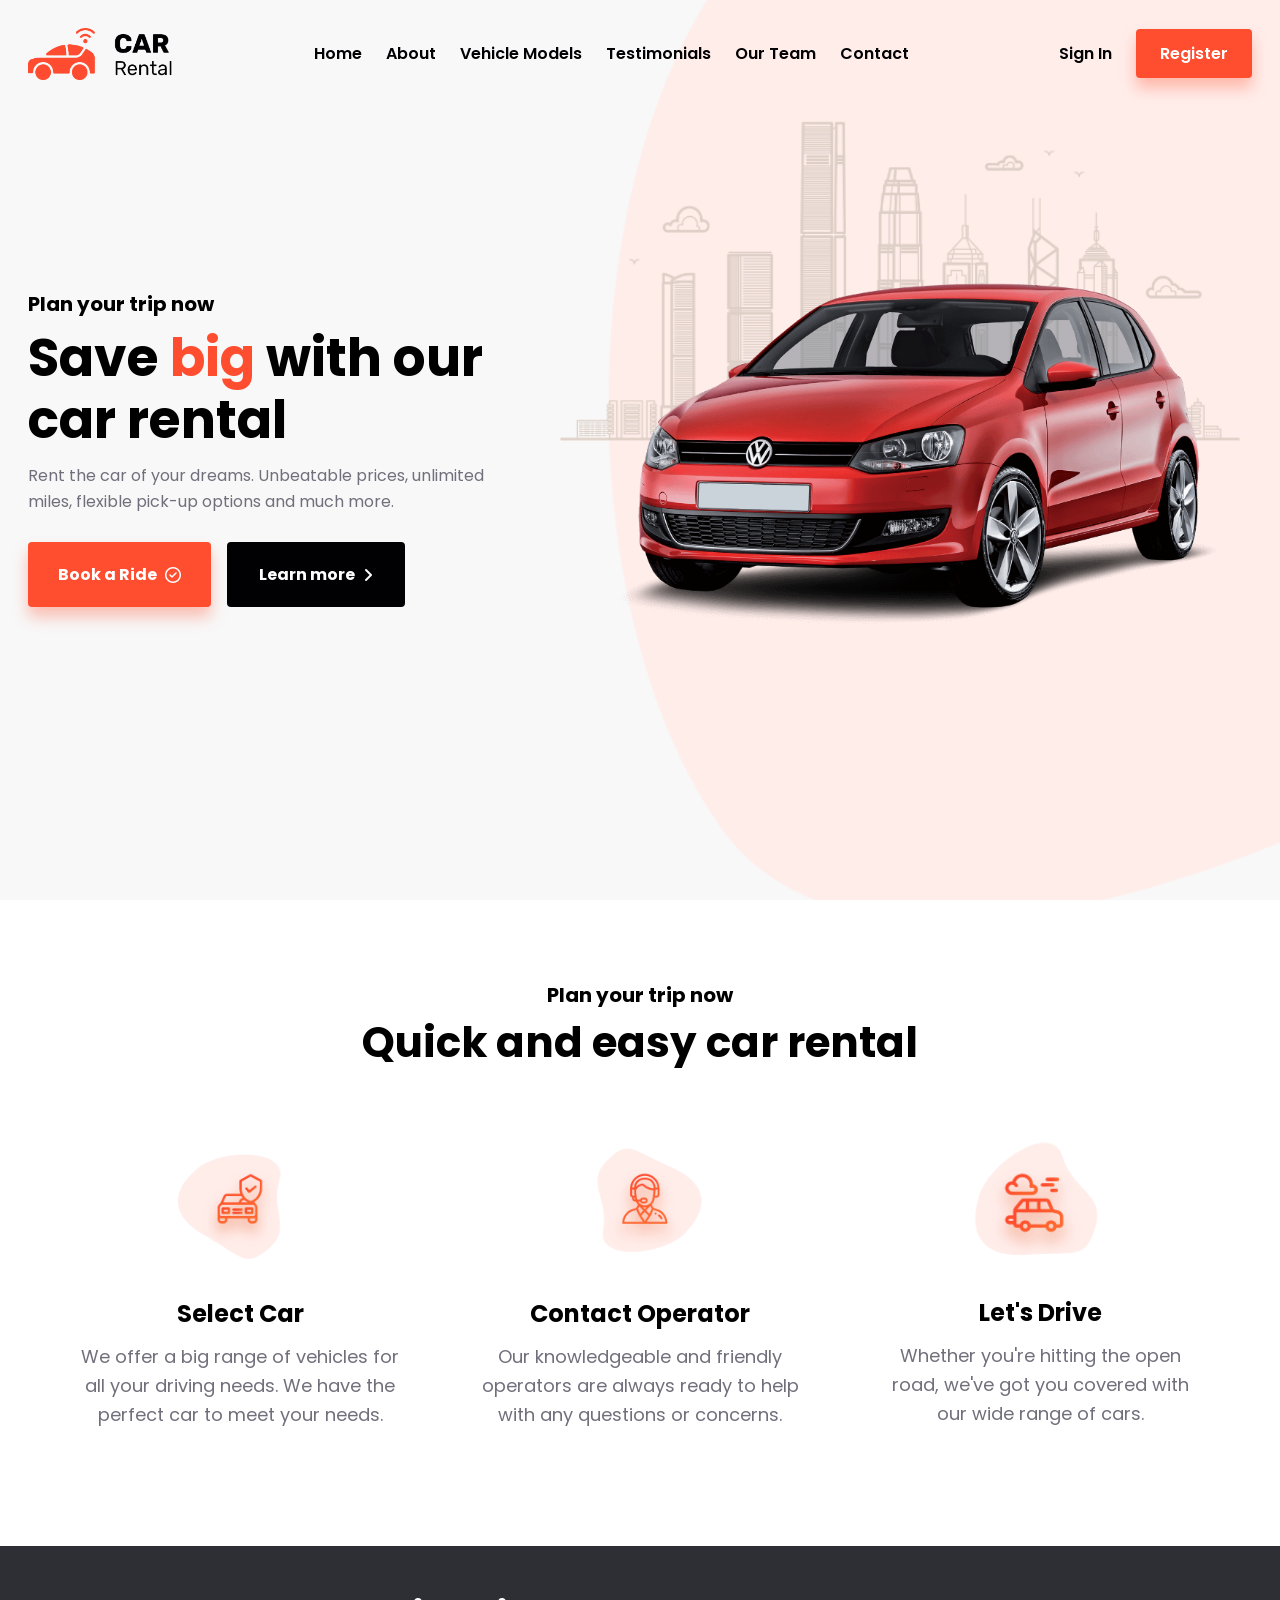
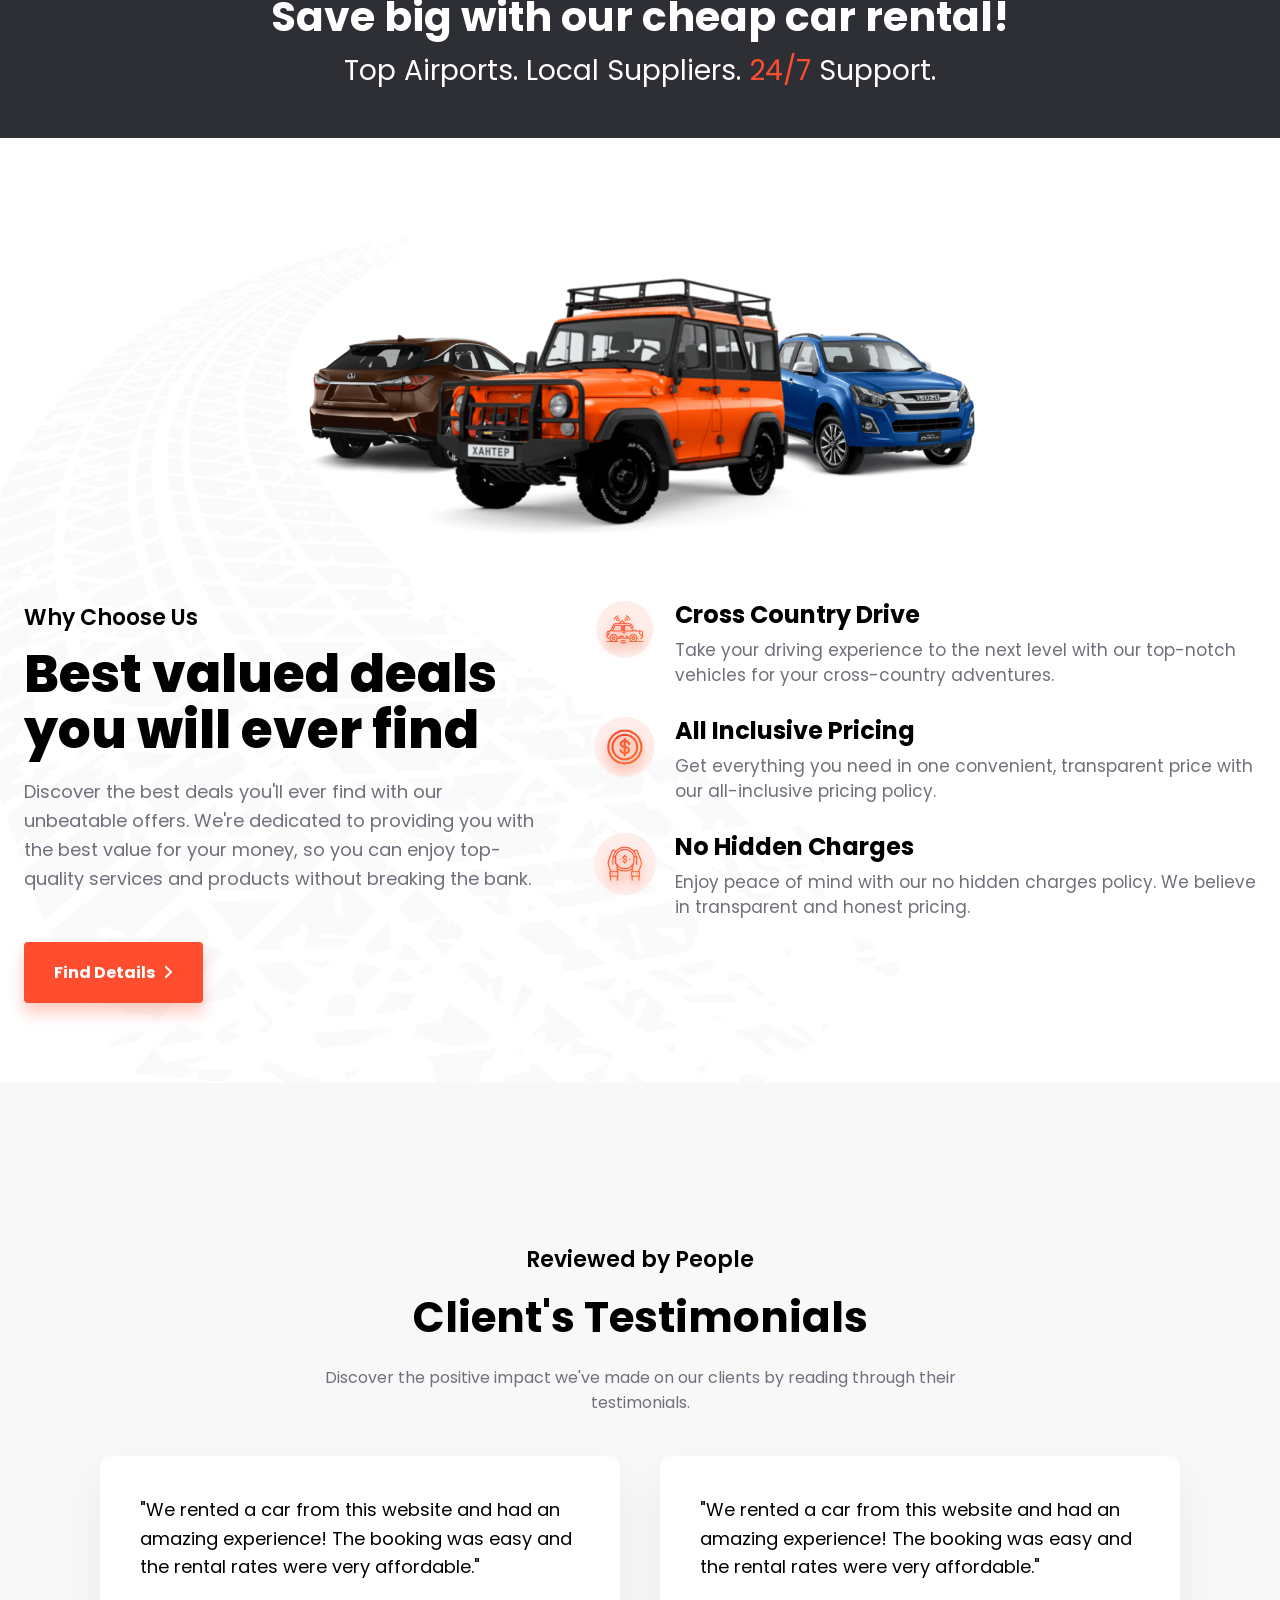
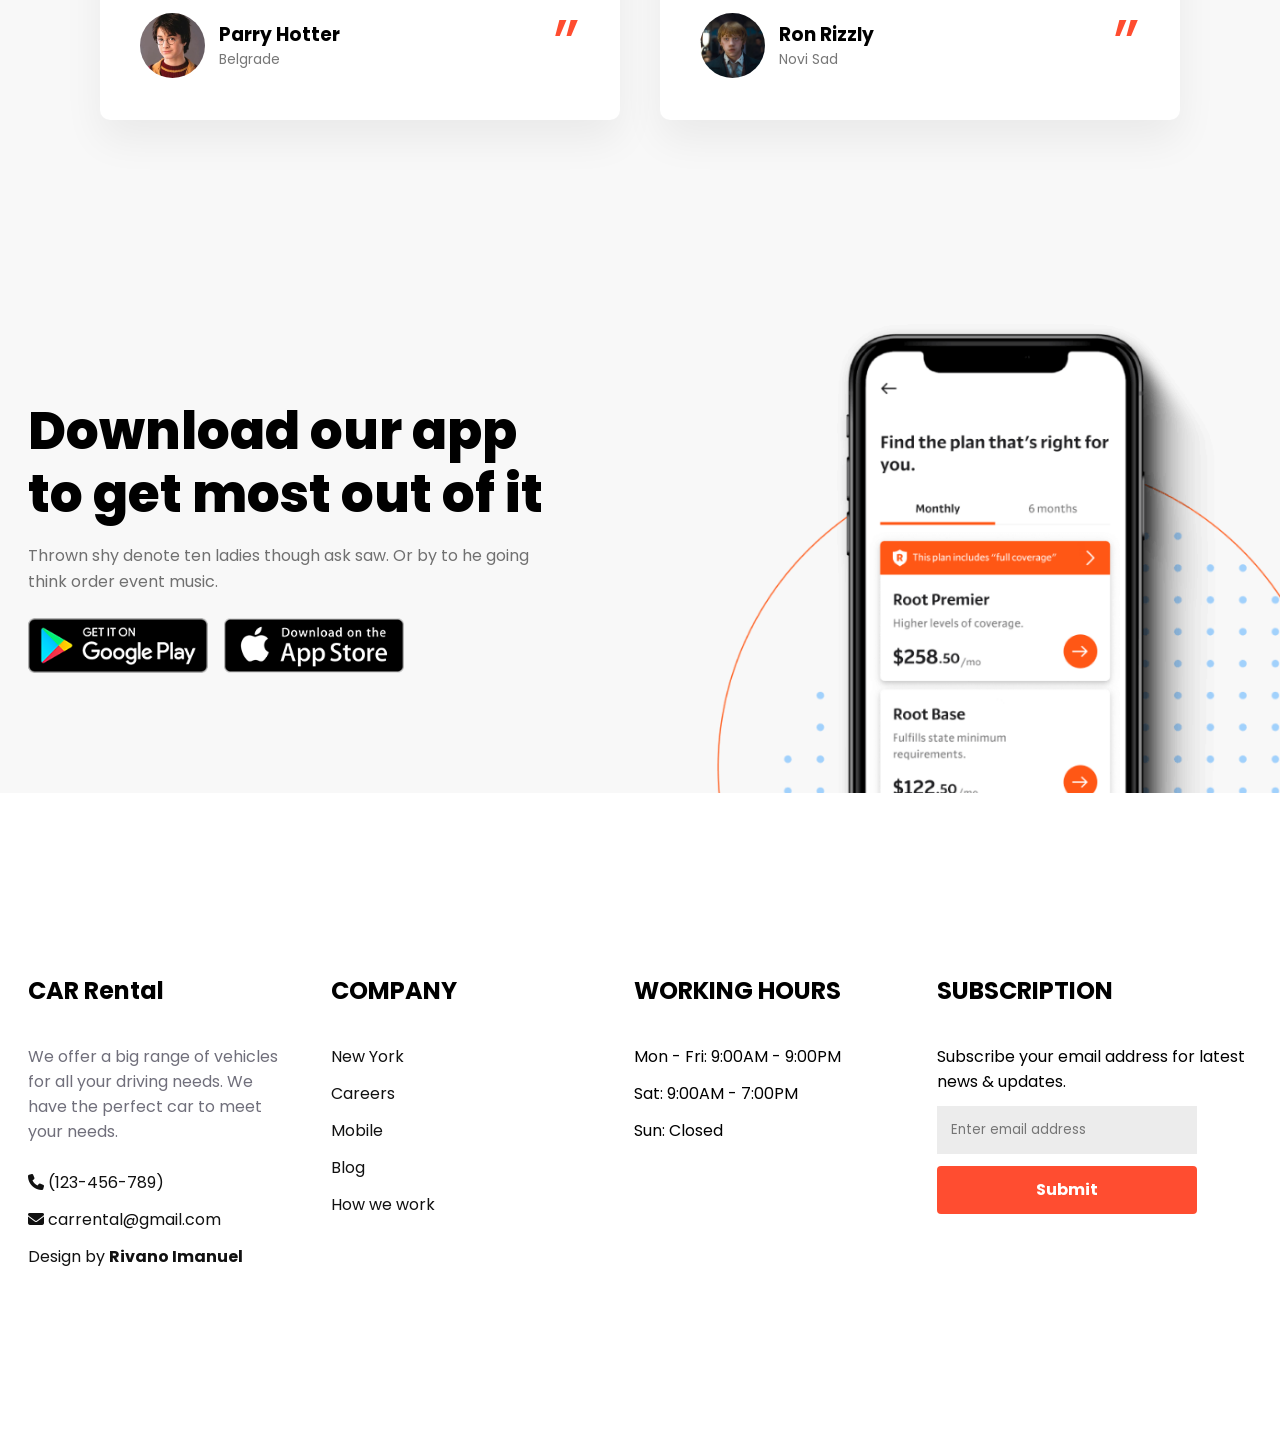
<file: index.html>
<!DOCTYPE html>
<html lang="en">

<head>
  <meta charset="UTF-8" />
  <meta name="viewport" content="width=device-width, initial-scale=1.0" />
  <title>Car Rental</title>

  <link rel="stylesheet" href="style (1).css" />
  <link rel="stylesheet" href="https://cdnjs.cloudflare.com/ajax/libs/font-awesome/6.5.0/css/all.min.css" />
  <script src="app.js" defer></script>
</head>

<body>
  <nav class="nav">
    <div class="row nav__row">
      <a href="#" class="nav__logo">
        <img src="logo.png" alt="Car Rental logo" />
      </a>

      <button class="nav__hamburger" aria-label="Open menu">
        <i class="fa-solid fa-bars"></i>
      </button>

      <div class="nav__links">
        <button class="nav__close" aria-label="Close menu">
          <i class="fa-solid fa-xmark"></i>
        </button>

        <a href="#" class="nav__link">Home</a>
        <a href="#" class="nav__link">About</a>
        <a href="models.html" class="nav__link">Vehicle Models</a>
        <a href="#" class="nav__link">Testimonials</a>
        <a href="#" class="nav__link">Our Team</a>
        <a href="#" class="nav__link">Contact</a>
      </div>

      <div class="nav__actions">
        <a href="#" class="nav__sign">Sign In</a>
        <button class="nav__button">Register</button>
      </div>
    </div>
  </nav>

  <header class="header">
    <img class="header-bg" src="header-bg.png" alt="" />

    <div class="row header__row">
      <div class="header__text">
        <p class="header__text__subtitle">Plan your trip now</p>

        <h1 class="header__text__title">
          Save <span>big</span> with our car rental
        </h1>

        <p class="header__text__para">
          Rent the car of your dreams. Unbeatable prices, unlimited miles,
          flexible pick-up options and much more.
        </p>

        <div class="header__text__btns">
          <button class="header__text__btn header__text__book">
            Book a Ride <i class="fa-regular fa-circle-check"></i>
          </button>
          <button class="header__text__btn header__text__learn">
            Learn more <i class="fa-solid fa-angle-right"></i>
          </button>
        </div>
      </div>

      <div class="header__img__wrapper">
        <img class="header__img" src="header-car.png" alt="Red rental car" />
      </div>
    </div>
  </header>

  <main>
    <section id="features">
      <div class="features__heading">
        <p class="feature__subtitle">Plan your trip now</p>
        <h2 class="feature__title">Quick and easy car rental</h2>
      </div>

      <div class="row features__row">
        <div class="feature">
          <div class="feature__image__wrapper">
            <img src="feature-1.png" class="feature__img" alt="Select Car" />
          </div>
          <h4 class="feature__name">Select Car</h4>
          <p class="feature__para">
            We offer a big range of vehicles for all your driving needs. We have
            the perfect car to meet your needs.
          </p>
        </div>

        <div class="feature">
          <div class="feature__image__wrapper">
            <img src="feature-2.png" class="feature__img" alt="Contact Operator" />
          </div>
          <h4 class="feature__name">Contact Operator</h4>
          <p class="feature__para">
            Our knowledgeable and friendly operators are always ready to help
            with any questions or concerns.
          </p>
        </div>

        <div class="feature">
          <div class="feature__image__wrapper">
            <img src="feature-3.png" class="feature__img" alt="Let's Drive" />
          </div>
          <h4 class="feature__name">Let's Drive</h4>
          <p class="feature__para">
            Whether you're hitting the open road, we've got you covered with our
            wide range of cars.
          </p>
        </div>
      </div>
    </section>

    <section id="banner">
      <div class="container__banner">
        <h2 class="banner__title">Save big with our cheap car rental!</h2>
        <p class="banner__para">
          Top Airports. Local Suppliers. <span>24/7</span> Support.
        </p>
      </div>
    </section>

    <section id="choose-us">
      <div class="container__choose">
        <div class="choose__imageRow">
          <img src="choose-car.png" alt="Car" class="choose__car__image" />
        </div>

        <div class="choose__contentRow">
          <div class="choose__contentLeft">
            <p class="Headtitle">Why Choose Us</p>
            <h2 class="subtitle">Best valued deals you will ever find</h2>

            <p class="choose__para">
              Discover the best deals you'll ever find with our unbeatable
              offers. We're dedicated to providing you with the best value for
              your money, so you can enjoy top-quality services and products
              without breaking the bank.
            </p>

            <button class="choose__button">
              Find Details <i class="fa-solid fa-angle-right"></i>
            </button>
          </div>

          <div class="choose__contentRight">
            <div class="choose__features">
              <div class="choose__feature">
                <img src="choose-1.png" alt="" class="choose__icon" />
                <div>
                  <h3>Cross Country Drive</h3>
                  <p>
                    Take your driving experience to the next level with our
                    top-notch vehicles for your cross-country adventures.
                  </p>
                </div>
              </div>

              <div class="choose__feature">
                <img src="choose-2.png" alt="" class="choose__icon" />
                <div>
                  <h3>All Inclusive Pricing</h3>
                  <p>
                    Get everything you need in one convenient, transparent
                    price with our all-inclusive pricing policy.
                  </p>
                </div>
              </div>

              <div class="choose__feature">
                <img src="choose-3.png" alt="" class="choose__icon" />
                <div>
                  <h3>No Hidden Charges</h3>
                  <p>
                    Enjoy peace of mind with our no hidden charges policy.
                    We believe in transparent and honest pricing.
                  </p>
                </div>
              </div>
            </div>
          </div>
        </div>
      </div>
    </section>

    <section id="review">
      <div class="container">
        <div class="row__review">
          <p class="review__subtitle">Reviewed by People</p>
          <h2 class="review__title">Client's Testimonials</h2>
          <p class="review__para">
            Discover the positive impact we've made on our clients by reading
            through their testimonials.
          </p>
        </div>

        <div class="testimonials">
          <article class="review__card">
            <p class="review__text">
              "We rented a car from this website and had an amazing experience!
              The booking was easy and the rental rates were very affordable."
            </p>

            <div class="review__footer">
              <div class="review__person">
                <img class="review__avatar" src="testimonial-1.webp" alt="Parry Hotter" />
                <div>
                  <h3 class="review__name">Parry Hotter</h3>
                  <p class="review__city">Belgrade</p>
                </div>
              </div>
              <div class="review__quote">”</div>
            </div>
          </article>

          <article class="review__card">
            <p class="review__text">
              "We rented a car from this website and had an amazing experience!
              The booking was easy and the rental rates were very affordable."
            </p>

            <div class="review__footer">
              <div class="review__person">
                <img class="review__avatar" src="testimonial-2.jpg" alt="Ron Rizzly" />
                <div>
                  <h3 class="review__name">Ron Rizzly</h3>
                  <p class="review__city">Novi Sad</p>
                </div>
              </div>
              <div class="review__quote">”</div>
            </div>
          </article>
        </div>
      </div>
    </section>

    <section id="download">
      <div class="download__wrapper">
        <div class="download__content-inner">
          <div class="download__text">
            <h2 class="download__title">Download our app to get most out of it</h2>
            <p class="download__para">
              Thrown shy denote ten ladies though ask saw. Or by to he going
              think order event music.
            </p>

            <div class="download__links">
              <img src="google-play.svg" class="store-btn" alt="Google Play" />
              <img src="app-store.svg" class="store-btn" alt="App Store" />
            </div>
          </div>
        </div>
      </div>
    </section>
  </main>

 <footer id="footer">
  <div class="container">
    <div class="footer__row">

      <div class="footer__col intro">
        <h4 class="intro__title"><strong>CAR</strong> Rental</h4>
        <p class="intro__para">
          We offer a big range of vehicles for all your driving needs. We have
          the perfect car to meet your needs.
        </p>

        <div class="footer__links">
          <a href="tel:123456789" class="footer__intro__link">
            <i class="fa-solid fa-phone"></i>
            <span>(123-456-789)</span>
          </a>
          <a href="mailto:carrental@gmail.com" class="footer__intro__link">
            <i class="fa-solid fa-envelope"></i>
            <span>carrental@gmail.com</span>
          </a>
          <a href="#" class="footer__intro__link">
            Design by <strong>Rivano Imanuel</strong>
          </a>
        </div>
      </div>

      <div class="footer__col company">
        <h4 class="company__title">COMPANY</h4>
        <a href="#" class="company__link">New York</a>
        <a href="#" class="company__link">Careers</a>
        <a href="#" class="company__link">Mobile</a>
        <a href="#" class="company__link">Blog</a>
        <a href="#" class="company__link">How we work</a>
      </div>

      <div class="footer__col hours">
        <h4 class="hours__title">WORKING HOURS</h4>
        <p>Mon - Fri: 9:00AM - 9:00PM</p>
        <p>Sat: 9:00AM - 7:00PM</p>
        <p>Sun: Closed</p>
      </div>

      <div class="footer__col subscription">
        <h4 class="headtitle__sub">SUBSCRIPTION</h4>
        <p>Subscribe your email address for latest news & updates.</p>

        <form class="footer__form">
          <input
            type="email"
            placeholder="Enter email address"
            class="footer__email"
          />
          <button type="submit" class="Email__form__submit">Submit</button>
        </form>
      </div>

    </div>
  </div>
</footer>
</body>

</html>
</file>
<file: style (1).css>
@import url("https://fonts.googleapis.com/css2?family=Poppins:wght@100;200;300;400;500;600;700;800;900&display=swap");

:root {
  --header-bg: #f8f8f8;
  --primary: #ff4d30;
  --black: #010103;
  --lightblack: #2d2d2d;
  --gray: #706f7b;
}

* {
  margin: 0;
  padding: 0;
  box-sizing: border-box;
  font-family: "Poppins", sans-serif;
}

html,
body {
  overflow-x: hidden;
}

body.open {
  overflow: hidden;
}

a {
  text-decoration: none;
}

button {
  cursor: pointer;
  font: inherit;
}

img {
  display: block;
  max-width: 100%;
}

.container {
  width: 100%;
  padding: 80px 0;
}

.row {
  width: 100%;
  max-width: 1280px;
  margin: 0 auto;
  padding: 0 28px;
}

/* NAV */
.nav {
  position: absolute;
  top: 0;
  left: 0;
  width: 100%;
  z-index: 1000;
}

.nav__row {
  max-width: 1280px;
  margin: 0 auto;
  padding: 28px;
  display: flex;
  align-items: center;
  justify-content: space-between;
  gap: 24px;
}

.nav__logo {
  display: flex;
  align-items: center;
  flex-shrink: 0;
}

.nav__logo img {
  width: 145px;
}

.nav__links {
  display: flex;
  align-items: center;
  gap: 24px;
  flex: 1;
  justify-content: center;
}

.nav__link {
  font-size: 16px;
  font-weight: 600;
  color: var(--black);
  transition: color 300ms ease;
}

.nav__link:hover {
  color: var(--primary);
}

.nav__actions {
  display: flex;
  align-items: center;
  gap: 14px;
  flex-shrink: 0;
}

.nav__sign {
  font-size: 16px;
  font-weight: 600;
  color: var(--black);
  padding: 12px 10px;
  transition: color 300ms ease;
}

.nav__sign:hover {
  color: var(--primary);
}

.nav__button {
  font-size: 16px;
  font-weight: 600;
  padding: 12px 24px;
  background: var(--primary);
  color: white;
  border: none;
  border-radius: 4px;
  box-shadow: 0 10px 15px 0 rgba(255, 83, 48, 0.35);
  transition: background 300ms ease;
}

.nav__button:hover {
  background: #fa4226;
}

.nav__hamburger,
.nav__close {
  display: none;
  background: none;
  border: none;
  font-size: 28px;
  color: var(--black);
}

/* HEADER */
.header {
  position: relative;
  min-height: 100vh;
  background: var(--header-bg);
  overflow: hidden;
}

.header-bg {
  position: absolute;
  top: 0;
  right: 0;
  width: 720px;
  z-index: 1;
  pointer-events: none;
}

.header__row {
  max-width: 1280px;
  margin: 0 auto;
  min-height: 100vh;
  padding: 0 28px;
  display: flex;
  align-items: center;
  justify-content: space-between;
  gap: 40px;
  position: relative;
  z-index: 2;
}

.header__text {
  max-width: 500px;
}

.header__text__subtitle {
  font-size: 20px;
  font-weight: 700;
  line-height: 1.1;
}

.header__text__title {
  font-size: 52px;
  font-weight: 700;
  line-height: 1.2;
  margin-top: 12px;
}

.header__text__title span {
  color: var(--primary);
}

.header__text__para {
  color: var(--gray);
  margin-top: 12px;
  margin-bottom: 28px;
  line-height: 1.6;
}

.header__img__wrapper {
  width: 55%;
  max-width: 720px;
}

.header__img {
  width: 100%;
  height: auto;
}

.header__text__btns {
  display: flex;
  gap: 16px;
  flex-wrap: wrap;
}

.header__text__btn {
  font-size: 16px;
  font-weight: 700;
  padding: 18px 30px;
  border: none;
  outline: none;
  color: white;
  border-radius: 4px;
  display: flex;
  align-items: center;
  justify-content: center;
  gap: 8px;
  transition: 300ms ease;
}

.header__text__book {
  background-color: var(--primary);
  box-shadow: 0 10px 15px 0 rgba(255, 83, 48, 0.35);
}

.header__text__book:hover {
  background-color: #fa4226;
}

.header__text__learn {
  background-color: var(--black);
  border: 2px solid transparent;
}

.header__text__learn:hover {
  color: var(--black);
  border-color: var(--black);
  background-color: transparent;
}

/* FEATURES */
.features__heading {
  text-align: center;
  margin: 80px 0 60px;
  padding: 0 28px;
}

.feature__subtitle {
  font-size: 20px;
  font-weight: 700;
  margin-bottom: 8px;
}

.feature__title {
  font-size: 42px;
  font-weight: 700;
  line-height: 1.2;
}

.features__row {
  display: flex;
  justify-content: center;
  gap: 80px;
  text-align: center;
  padding-bottom: 80px;
}

.feature {
  max-width: 320px;
  display: flex;
  flex-direction: column;
  align-items: center;
}

.feature__image__wrapper {
  width: 150px;
  margin-bottom: 18px;
}

.feature__name {
  font-size: 24px;
  font-weight: 700;
  margin-bottom: 12px;
}

.feature__para {
  font-size: 18px;
  line-height: 1.6;
  color: var(--gray);
}

/* BANNER */
#banner {
  background: #2d2f35;
  color: white;
  margin: 36px 0;
  padding: 48px 0;
}

.container__banner {
  max-width: 1280px;
  margin: 0 auto;
  padding: 0 28px;
  text-align: center;
}

.banner__title {
  font-size: clamp(34px, 3.2vw, 54px);
  font-weight: 700;
  line-height: 1.1;
  margin-bottom: 12px;
}

.banner__para {
  font-size: clamp(18px, 2.2vw, 32px);
  line-height: 1.4;
}

.banner__para span {
  color: var(--primary);
}

/* CHOOSE */
#choose-us {
  padding: 80px 0;
  background: url("choose-bg.png") no-repeat left center;
  background-size: contain;
}

.container__choose {
  max-width: 1280px;
  margin: 0 auto;
  padding: 0 24px;
}

.choose__imageRow {
  display: flex;
  justify-content: center;
  margin-bottom: 40px;
}

.choose__car__image {
  width: 100%;
  max-width: 700px;
}

.choose__contentRow {
  display: flex;
  justify-content: space-between;
  align-items: flex-start;
  gap: 48px;
}

.choose__contentLeft {
  width: 44%;
}

.choose__contentRight {
  width: 56%;
}

.Headtitle {
  font-size: 22px;
  font-weight: 600;
  margin-bottom: 12px;
}

.subtitle {
  font-size: 52px;
  line-height: 1.08;
  font-weight: 800;
  margin-bottom: 20px;
}

.choose__para {
  color: var(--gray);
  font-size: 18px;
  line-height: 1.6;
  margin-bottom: 24px;
}

.choose__button {
  margin-top: 24px;
  font-size: 16px;
  font-weight: 700;
  padding: 18px 30px;
  border: none;
  color: white;
  border-radius: 4px;
  display: inline-flex;
  justify-content: center;
  align-items: center;
  gap: 8px;
  background: var(--primary);
  box-shadow: 0 10px 15px 0 rgba(255, 83, 48, 0.3);
}

.choose__features {
  display: flex;
  flex-direction: column;
  gap: 28px;
}

.choose__feature {
  display: flex;
  align-items: flex-start;
  gap: 18px;
}

.choose__icon {
  width: 64px;
  height: auto;
  flex-shrink: 0;
}

.choose__feature h3 {
  font-size: 24px;
  line-height: 1.2;
  margin-bottom: 8px;
}

.choose__feature p {
  color: var(--gray);
  font-size: 17px;
  line-height: 1.5;
}

/* REVIEW */
#review {
  background: #f8f8f8;
  padding: 80px 0;
}

.row__review {
  text-align: center;
  max-width: 750px;
  margin: 0 auto 40px;
}

.review__subtitle {
  margin: 0 0 10px;
  font-size: 22px;
  font-weight: 600;
}

.review__title {
  margin: 0 0 16px;
  font-size: 42px;
  font-weight: 700;
}

.review__para {
  margin: 0 auto;
  max-width: 700px;
  line-height: 1.6;
  color: var(--gray);
}

.testimonials {
  display: flex;
  gap: 40px;
  flex-wrap: wrap;
  justify-content: center;
}

.review__card {
  background: #fff;
  padding: 40px;
  border-radius: 10px;
  box-shadow: 0 20px 40px rgba(0, 0, 0, 0.06);
  max-width: 520px;
  width: 100%;
}

.review__text {
  font-size: 18px;
  line-height: 1.6;
  margin-bottom: 28px;
}

.review__footer {
  display: flex;
  align-items: center;
  justify-content: space-between;
  gap: 24px;
}

.review__person {
  display: flex;
  align-items: center;
  gap: 14px;
}

.review__avatar {
  width: 65px;
  height: 65px;
  border-radius: 50%;
  object-fit: cover;
}

.review__name {
  font-weight: 700;
}

.review__city {
  color: #777;
  font-size: 14px;
}

.review__quote {
  font-size: 70px;
  line-height: 1;
  color: var(--primary);
}

/* DOWNLOAD */
#download {
  background: #f8f8f8;
  background-image: url("download-bg.png");
  background-repeat: no-repeat;
  background-position: center;
  background-size: cover;
  padding: 120px 0;
}

.download__wrapper {
  max-width: 1280px;
  margin: 0 auto;
  padding: 0 28px;
}

.download__content-inner {
  display: flex;
  justify-content: space-between;
  align-items: center;
  gap: 60px;
}

.download__text {
  max-width: 520px;
}

.download__title {
  font-size: 52px;
  font-weight: 800;
  line-height: 1.2;
  margin-bottom: 18px;
}

.download__para {
  color: #707070;
  line-height: 1.6;
  margin-bottom: 24px;
}

.download__links {
  display: flex;
  gap: 16px;
  flex-wrap: wrap;
}

.store-btn {
  width: 180px;
  height: auto;
}

/* FOOTER */
#footer {
  padding: 100px 0;
}

.footer__row {
  max-width: 1280px;
  margin: 0 auto;
  padding: 0 28px;
  display: flex;
  gap: 40px;
  flex-wrap: wrap;
  align-items: flex-start;
}

.footer__col {
  flex: 1;
  min-width: 220px;
  display: flex;
  flex-direction: column;
  align-items: flex-start;
  text-align: left;
  gap: 12px;
}

.footer__col:last-child {
  flex: 1.2;
  min-width: 260px;
}

.intro__title,
.company__title,
.hours__title,
.headtitle__sub {
  font-size: 24px;
  font-weight: 700;
  margin-bottom: 24px;
}

.intro__para {
  color: var(--gray);
  margin-bottom: 14px;
  max-width: 260px;
}

.footer__links {
  display: flex;
  flex-direction: column;
  gap: 12px;
}

.footer__intro__link,
.company__link {
  color: #111;
}

.footer__form {
  display: flex;
  flex-direction: column;
  gap: 12px;
  width: 100%;
  max-width: 260px;
}

.footer__email {
  width: 100%;
  background: #ececec;
  border: none;
  padding: 14px;
}

.Email__form__submit {
  height: 48px;
  font-size: 16px;
  font-weight: 700;
  border: none;
  color: white;
  background: var(--primary);
  border-radius: 4px;
  transition: 300ms ease;
}

.Email__form__submit:hover {
  background-color: #fa4226;
}

/* TABLET */
@media (max-width: 1024px) {
  .nav__actions {
    display: none;
  }

  .nav__hamburger {
    display: block;
    margin-left: auto;
  }

  .nav__links {
    position: fixed;
    top: 0;
    right: 0;
    width: 100%;
    height: 100vh;
    background: white;
    display: flex;
    flex-direction: column;
    justify-content: center;
    align-items: center;
    gap: 28px;
    transform: translateX(100%);
    transition: transform 0.3s ease;
    z-index: 999;
  }

  body.open .nav__links {
    transform: translateX(0);
  }

  .nav__close {
    display: none;
    position: absolute;
    top: 32px;
    right: 32px;
  }

  body.open .nav__close {
    display: block;
  }

  .nav__link {
    font-size: 20px;
  }

  .header__row {
    gap: 24px;
  }

  .header__text {
    width: 46%;
    max-width: 500px;
  }

  .header__text__title {
    font-size: 48px;
  }

  .header__img__wrapper {
    width: 54%;
  }

  .features__row {
    gap: 40px;
    flex-wrap: wrap;
  }

  .feature {
    width: 45%;
    max-width: none;
  }

  .choose__contentRow {
    flex-direction: column;
    align-items: center;
    gap: 36px;
  }

  .choose__contentLeft,
  .choose__contentRight {
    width: 100%;
    max-width: 600px;
  }

  .choose__contentLeft {
    text-align: center;
  }

  .choose__button {
    margin-left: auto;
    margin-right: auto;
  }

  .subtitle {
    font-size: 40px;
  }

  .download__content-inner {
    justify-content: center;
  }

  .download__text {
    text-align: center;
  }

  .download__links {
    justify-content: center;
  }

  #footer .footer__row {
    display: grid;
    grid-template-columns: 1.2fr 1fr;
    column-gap: 72px;
    row-gap: 40px;
  }
}

/* MOBILE */
@media (max-width: 768px) {
  .header-bg,
  .header__img__wrapper {
    display: none;
  }

  .header__row {
    justify-content: center;
    text-align: center;
    padding-top: 160px;
    padding-bottom: 80px;
  }

  .header__text {
    width: 100%;
    max-width: 100%;
  }

  .header__text__btns {
    justify-content: center;
  }

  .features__row {
    flex-direction: column;
    align-items: center;
    gap: 60px;
  }

  .feature {
    width: 100%;
  }

  .banner__title {
    font-size: 44px;
  }

  .banner__para {
    font-size: 18px;
  }

  #choose-us {
    padding: 40px 0;
    background: url("choose-bg.png") no-repeat center;
    background-size: cover;
  }

  .choose__contentLeft,
  .choose__contentRight {
    text-align: center;
  }

  .choose__features {
    max-width: 320px;
    margin: 0 auto;
    align-items: center;
  }

  .choose__feature {
    flex-direction: column;
    align-items: center;
    text-align: center;
  }

  .subtitle {
    font-size: 36px;
  }

  #review {
    padding-top: 40px;
  }

  .testimonials {
    flex-direction: column;
    align-items: center;
    gap: 24px;
  }

  .review__card {
    max-width: 560px;
    padding: 32px;
  }

  #download {
    padding: 80px 0;
    background: white;
    background-image: none;
  }

  .download__text {
    max-width: 620px;
    margin: 0 auto;
    text-align: center;
  }

  .download__title {
    font-size: 44px;
  }

  .download__para {
    max-width: 560px;
    margin: 0 auto 32px;
    font-size: 18px;
  }

  .download__links {
    justify-content: center;
  }

  #footer {
    padding: 60px 0;
  }

  #footer .container {
    padding: 0 32px;
  }

  .footer__row {
    display: grid;
    grid-template-columns: 1fr 1fr;
    column-gap: 56px;
    row-gap: 48px;
  }
}

@media (max-width: 480px) {
  .header__text__btns {
    flex-direction: column;
    width: 100%;
  }

  .download__title {
    font-size: 32px;
  }

  .download__para {
    font-size: 16px;
  }

  .download__links {
    flex-direction: column;
    align-items: center;
  }

  .store-btn {
    width: 180px;
  }

  .footer__row {
    grid-template-columns: 1fr;
    text-align: center;
  }

  .footer__col,
  .intro,
  .company,
  .hours,
  .subscription {
    align-items: center;
    text-align: center;
  }

  .footer__links,
  .footer__form {
    align-items: center;
  }

  .footer__email,
  .Email__form__submit {
    width: 100%;
    max-width: 320px;
  }
}
</file>
